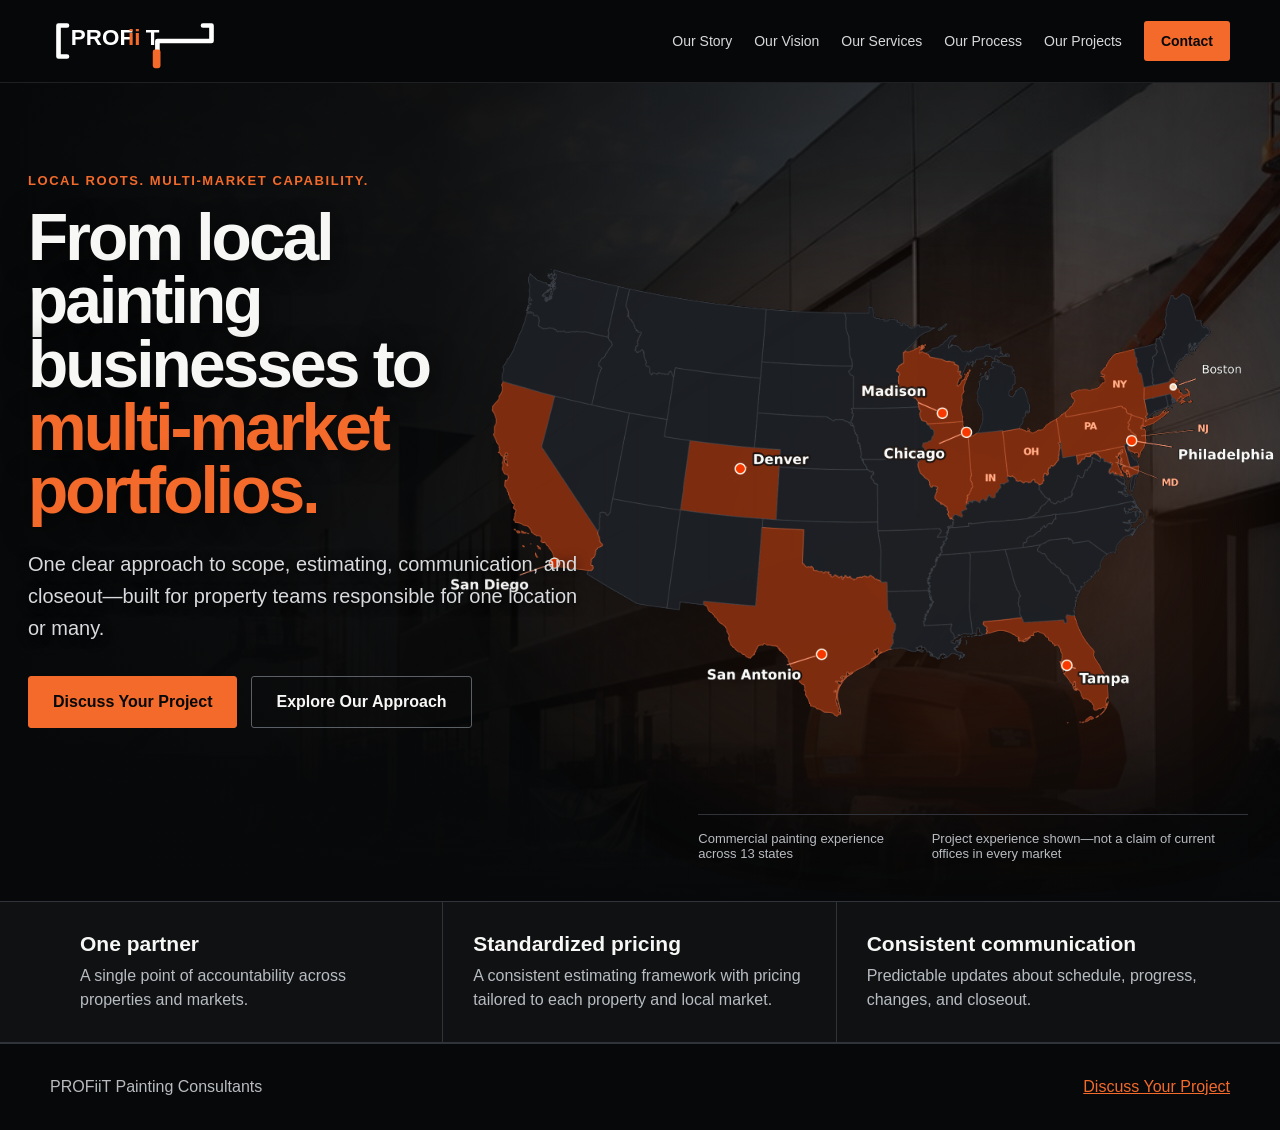
<file: index.html>
<!doctype html>
<html lang="en">
<head>
  <meta charset="utf-8">
  <meta name="viewport" content="width=device-width,initial-scale=1">
  <title>PROFiiT Painting Consultants | Multi-Market Commercial Painting</title>
  <meta name="description" content="Commercial painting planning and execution for individual properties and multi-market portfolios.">
  <link rel="icon" href="assets/favicon.svg" type="image/svg+xml" sizes="any">
  <link rel="stylesheet" href="styles.css">
  <link rel="stylesheet" href="hero-impact.css">
</head>
<body>
  <header class="site-header">
    <nav class="wrap nav" aria-label="Primary navigation">
      <a class="brand" href="index.html" aria-label="PROFiiT home"><img src="assets/profiit-logo.svg" alt="PROFiiT Painting"></a>
      <div class="nav-links"><a href="story.html">Our Story</a><a href="vision.html">Our Vision</a><a href="services.html">Our Services</a><a href="process.html">Our Process</a><a href="projects.html">Our Projects</a><a class="nav-cta" href="contact.html">Contact</a></div>
    </nav>
  </header>
  <main>
    <section class="hero">
      <div class="wrap hero-grid">
        <div>
          <p class="eyebrow">Local roots. Multi-market capability.</p>
          <h1>From local painting businesses to <span>multi-market portfolios.</span></h1>
          <p class="lede">One clear approach to scope, estimating, communication, and closeout—built for property teams responsible for one location or many.</p>
          <div class="actions"><a class="btn primary" href="contact.html">Discuss Your Project</a><a class="btn" href="vision.html">Explore Our Approach</a></div>
        </div>
        <figure class="map-frame">
          <img src="assets/profiit-us-map-cutout.png" alt="Map showing PROFiiT commercial painting project experience across 13 states, with busiest project markets highlighted">
          <figcaption class="map-caption"><span>Commercial painting experience across 13 states</span><span>Project experience shown—not a claim of current offices in every market</span></figcaption>
        </figure>
      </div>
    </section>
    <section class="impact-strip"><div class="wrap impact-grid"><div class="impact"><strong>One partner</strong><span>A single point of accountability across properties and markets.</span></div><div class="impact"><strong>Standardized pricing</strong><span>A consistent estimating framework with pricing tailored to each property and local market.</span></div><div class="impact"><strong>Consistent communication</strong><span>Predictable updates about schedule, progress, changes, and closeout.</span></div></div></section>
  </main>
  <footer class="footer"><div class="wrap footer-inner"><span>PROFiiT Painting Consultants</span><a href="contact.html">Discuss Your Project</a></div></footer>
</body>
</html>
</file>
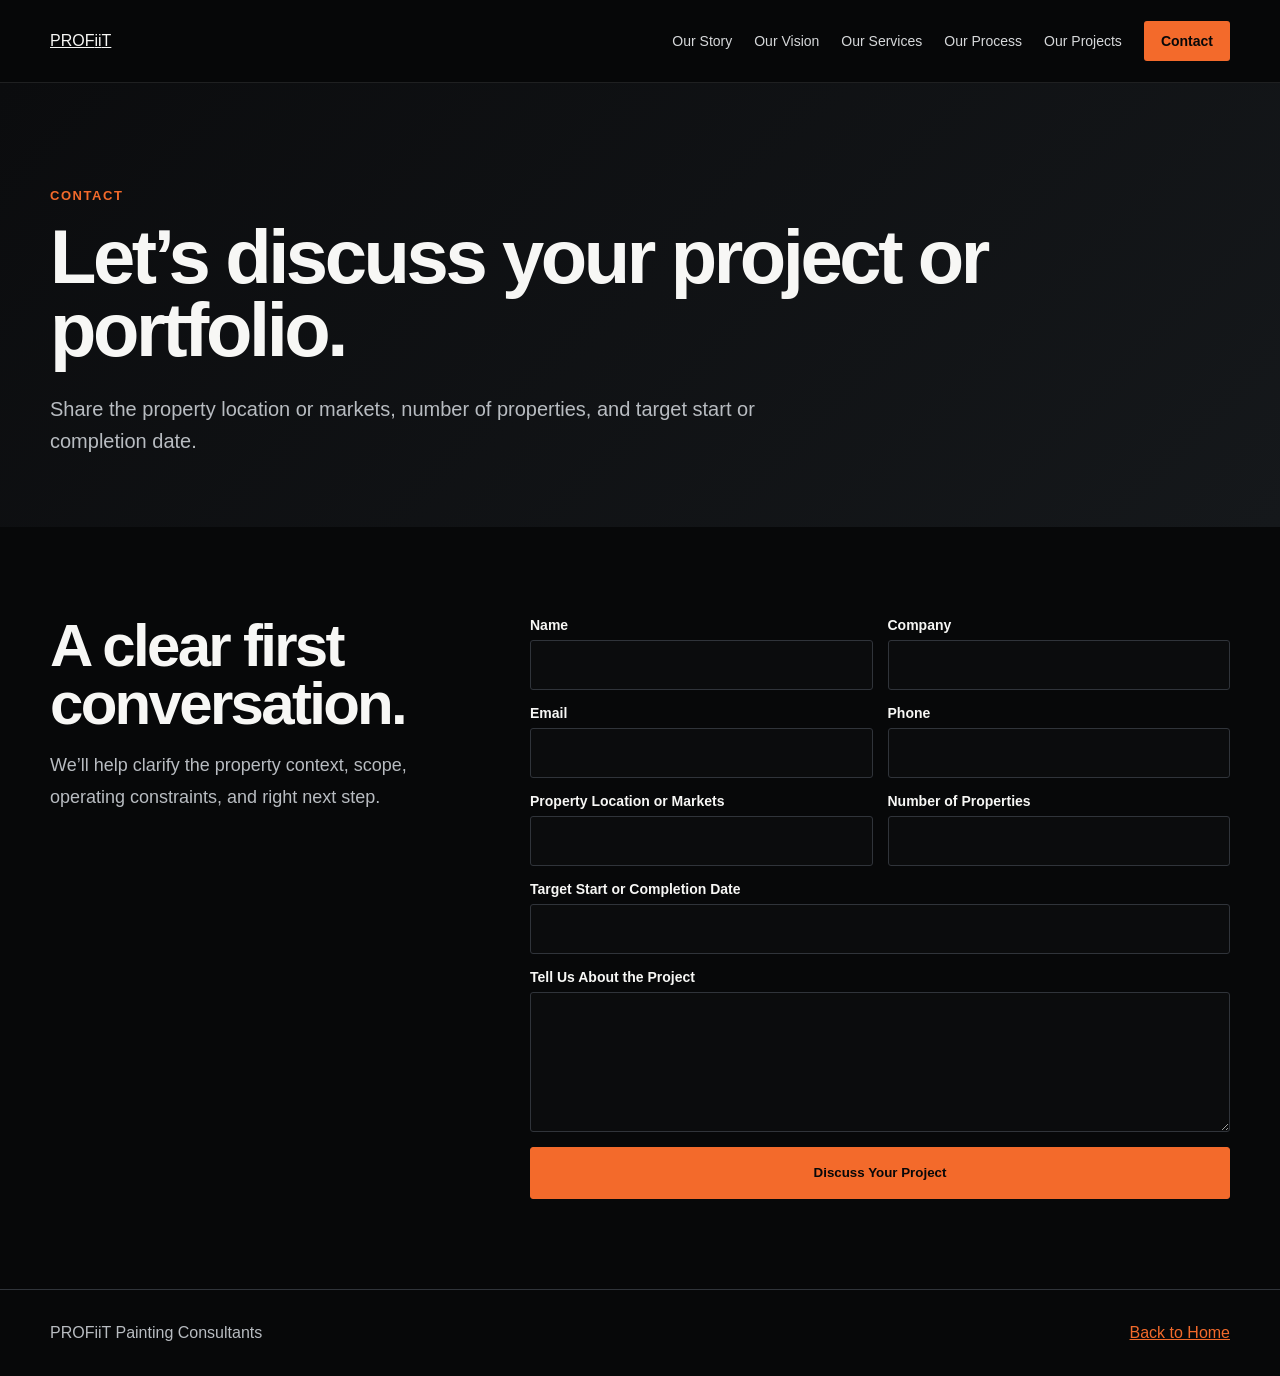
<file: contact.html>
<!doctype html><html lang="en"><head><meta charset="utf-8"><meta name="viewport" content="width=device-width,initial-scale=1"><title>Contact | PROFiiT Painting</title><link rel="stylesheet" href="styles.css"></head><body><header class="site-header"><nav class="wrap nav"><a class="brand text-logo" href="index.html">PROF<span>ii</span>T</a><div class="nav-links"><a href="story.html">Our Story</a><a href="vision.html">Our Vision</a><a href="services.html">Our Services</a><a href="process.html">Our Process</a><a href="projects.html">Our Projects</a><a class="nav-cta" href="contact.html">Contact</a></div></nav></header><main><section class="page-hero"><div class="wrap"><p class="eyebrow">Contact</p><h1>Let’s discuss your project or portfolio.</h1><p class="lede">Share the property location or markets, number of properties, and target start or completion date.</p></div></section><section class="section"><div class="wrap contact-grid"><div class="copy"><h2>A clear first conversation.</h2><p>We’ll help clarify the property context, scope, operating constraints, and right next step.</p></div><form class="form" action="https://formspree.io/f/meeblynv" method="POST"><input type="hidden" name="_subject" value="New PROFiiT Painting Consultation Request"><div class="row"><div class="field"><label for="name">Name</label><input id="name" name="name" required></div><div class="field"><label for="company">Company</label><input id="company" name="company" required></div></div><div class="row"><div class="field"><label for="email">Email</label><input id="email" name="email" type="email" required></div><div class="field"><label for="phone">Phone</label><input id="phone" name="phone" type="tel" required></div></div><div class="row"><div class="field"><label for="location">Property Location or Markets</label><input id="location" name="location" required></div><div class="field"><label for="count">Number of Properties</label><input id="count" name="property-count"></div></div><div class="field"><label for="timeline">Target Start or Completion Date</label><input id="timeline" name="timeline" required></div><div class="field"><label for="message">Tell Us About the Project</label><textarea id="message" name="message" required></textarea></div><button class="btn primary" type="submit">Discuss Your Project</button></form></div></section></main><footer class="footer"><div class="wrap footer-inner"><span>PROFiiT Painting Consultants</span><a href="index.html">Back to Home</a></div></footer></body></html>
</file>
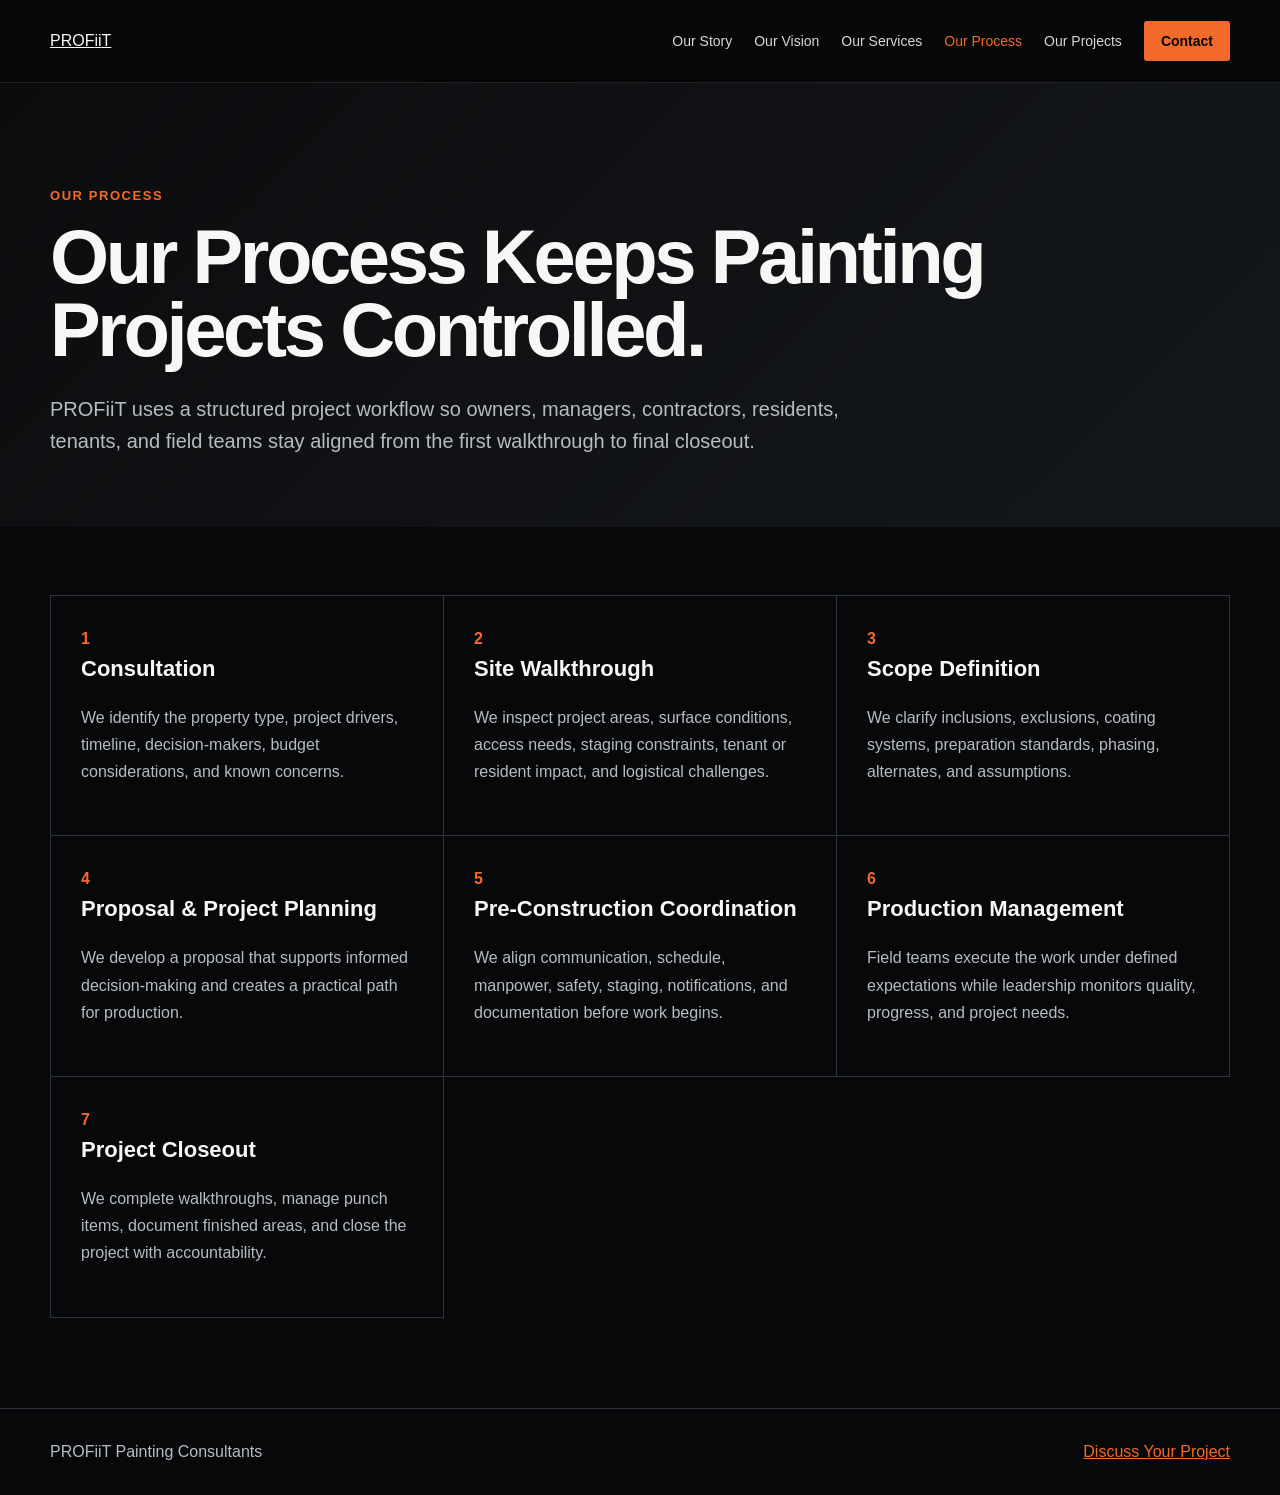
<file: process.html>
<!doctype html><html lang="en"><head><meta charset="utf-8"><meta name="viewport" content="width=device-width,initial-scale=1"><title>Our Process | PROFiiT Painting</title><meta name="description" content="The seven-step PROFiiT commercial painting process, from consultation and site walkthrough through production management and project closeout."><link rel="icon" href="assets/profiit-logo.svg" type="image/svg+xml"><link rel="stylesheet" href="styles.css"><link rel="stylesheet" href="process.css"></head><body><header class="site-header"><nav class="wrap nav" aria-label="Primary navigation"><a class="brand text-logo" href="index.html">PROF<span>ii</span>T</a><div class="nav-links"><a href="story.html">Our Story</a><a href="vision.html">Our Vision</a><a href="services.html">Our Services</a><a class="active" href="process.html">Our Process</a><a href="projects.html">Our Projects</a><a class="nav-cta" href="contact.html">Contact</a></div></nav></header><main><section class="page-hero"><div class="wrap"><p class="eyebrow">Our Process</p><h1>Our Process Keeps Painting Projects Controlled.</h1><p class="lede">PROFiiT uses a structured project workflow so owners, managers, contractors, residents, tenants, and field teams stay aligned from the first walkthrough to final closeout.</p></div></section><section class="section process-section"><div class="wrap process process-seven"><article class="step"><b>1</b><h3>Consultation</h3><p>We identify the property type, project drivers, timeline, decision-makers, budget considerations, and known concerns.</p></article><article class="step"><b>2</b><h3>Site Walkthrough</h3><p>We inspect project areas, surface conditions, access needs, staging constraints, tenant or resident impact, and logistical challenges.</p></article><article class="step"><b>3</b><h3>Scope Definition</h3><p>We clarify inclusions, exclusions, coating systems, preparation standards, phasing, alternates, and assumptions.</p></article><article class="step"><b>4</b><h3>Proposal &amp; Project Planning</h3><p>We develop a proposal that supports informed decision-making and creates a practical path for production.</p></article><article class="step"><b>5</b><h3>Pre-Construction Coordination</h3><p>We align communication, schedule, manpower, safety, staging, notifications, and documentation before work begins.</p></article><article class="step"><b>6</b><h3>Production Management</h3><p>Field teams execute the work under defined expectations while leadership monitors quality, progress, and project needs.</p></article><article class="step"><b>7</b><h3>Project Closeout</h3><p>We complete walkthroughs, manage punch items, document finished areas, and close the project with accountability.</p></article></div></section></main><footer class="footer"><div class="wrap footer-inner"><span>PROFiiT Painting Consultants</span><a href="contact.html">Discuss Your Project</a></div></footer></body></html>
</file>
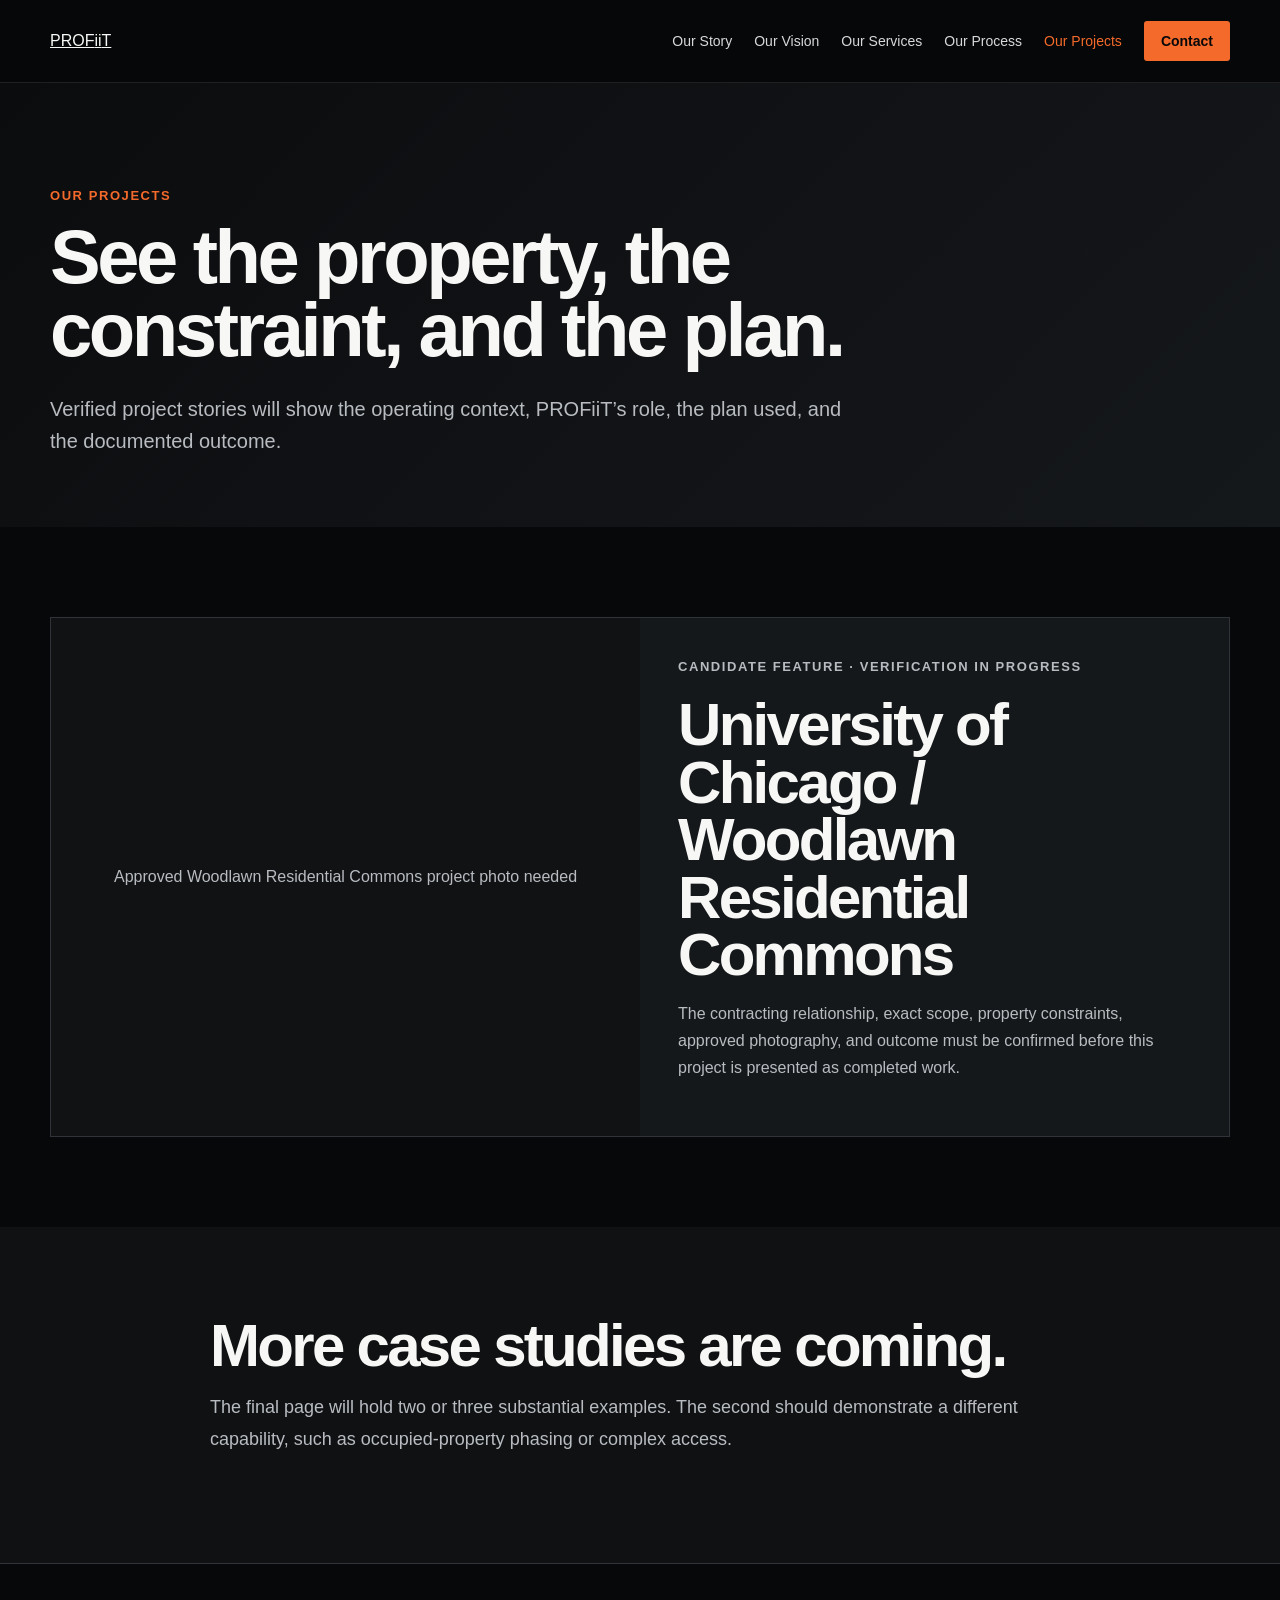
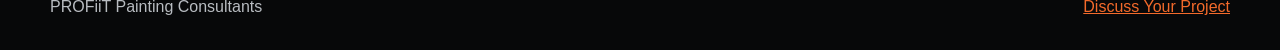
<file: projects.html>
<!doctype html><html lang="en"><head><meta charset="utf-8"><meta name="viewport" content="width=device-width,initial-scale=1"><title>Our Projects | PROFiiT Painting</title><link rel="stylesheet" href="styles.css"></head><body><header class="site-header"><nav class="wrap nav"><a class="brand text-logo" href="index.html">PROF<span>ii</span>T</a><div class="nav-links"><a href="story.html">Our Story</a><a href="vision.html">Our Vision</a><a href="services.html">Our Services</a><a href="process.html">Our Process</a><a class="active" href="projects.html">Our Projects</a><a class="nav-cta" href="contact.html">Contact</a></div></nav></header><main><section class="page-hero"><div class="wrap"><p class="eyebrow">Our Projects</p><h1>See the property, the constraint, and the plan.</h1><p class="lede">Verified project stories will show the operating context, PROFiiT’s role, the plan used, and the documented outcome.</p></div></section><section class="section"><div class="wrap project"><div class="project-media">Approved Woodlawn Residential Commons project photo needed</div><div class="project-copy"><p class="eyebrow">Candidate feature · verification in progress</p><h2>University of Chicago / Woodlawn Residential Commons</h2><p>The contracting relationship, exact scope, property constraints, approved photography, and outcome must be confirmed before this project is presented as completed work.</p></div></div></section><section class="section alt"><div class="wrap copy"><h2>More case studies are coming.</h2><p>The final page will hold two or three substantial examples. The second should demonstrate a different capability, such as occupied-property phasing or complex access.</p></div></section></main><footer class="footer"><div class="wrap footer-inner"><span>PROFiiT Painting Consultants</span><a href="contact.html">Discuss Your Project</a></div></footer></body></html>
</file>
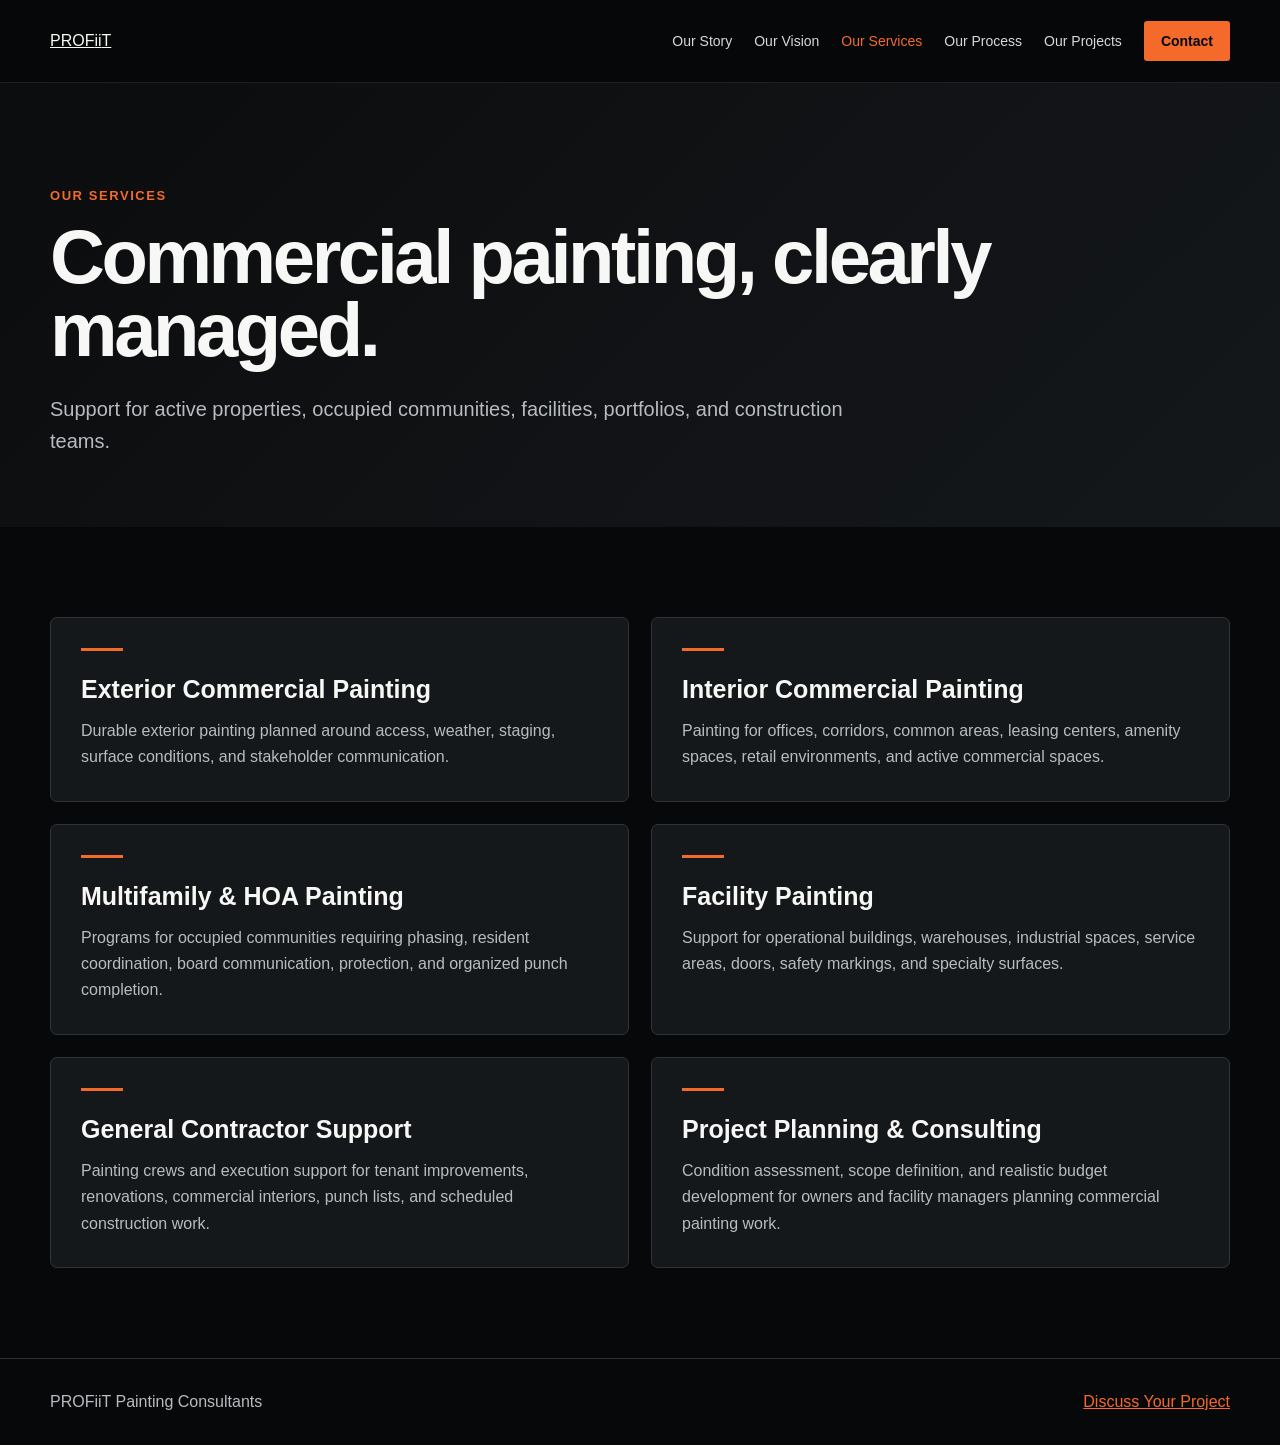
<file: services.html>
<!doctype html><html lang="en"><head><meta charset="utf-8"><meta name="viewport" content="width=device-width,initial-scale=1"><title>Services | PROFiiT Painting</title><link rel="stylesheet" href="styles.css"></head><body><header class="site-header"><nav class="wrap nav"><a class="brand text-logo" href="index.html">PROF<span>ii</span>T</a><div class="nav-links"><a href="story.html">Our Story</a><a href="vision.html">Our Vision</a><a class="active" href="services.html">Our Services</a><a href="process.html">Our Process</a><a href="projects.html">Our Projects</a><a class="nav-cta" href="contact.html">Contact</a></div></nav></header><main><section class="page-hero"><div class="wrap"><p class="eyebrow">Our Services</p><h1>Commercial painting, clearly managed.</h1><p class="lede">Support for active properties, occupied communities, facilities, portfolios, and construction teams.</p></div></section><section class="section"><div class="wrap grid-2"><article class="card"><h3>Exterior Commercial Painting</h3><p>Durable exterior painting planned around access, weather, staging, surface conditions, and stakeholder communication.</p></article><article class="card"><h3>Interior Commercial Painting</h3><p>Painting for offices, corridors, common areas, leasing centers, amenity spaces, retail environments, and active commercial spaces.</p></article><article class="card"><h3>Multifamily &amp; HOA Painting</h3><p>Programs for occupied communities requiring phasing, resident coordination, board communication, protection, and organized punch completion.</p></article><article class="card"><h3>Facility Painting</h3><p>Support for operational buildings, warehouses, industrial spaces, service areas, doors, safety markings, and specialty surfaces.</p></article><article class="card"><h3>General Contractor Support</h3><p>Painting crews and execution support for tenant improvements, renovations, commercial interiors, punch lists, and scheduled construction work.</p></article><article class="card"><h3>Project Planning &amp; Consulting</h3><p>Condition assessment, scope definition, and realistic budget development for owners and facility managers planning commercial painting work.</p></article></div></section></main><footer class="footer"><div class="wrap footer-inner"><span>PROFiiT Painting Consultants</span><a href="contact.html">Discuss Your Project</a></div></footer></body></html>
</file>
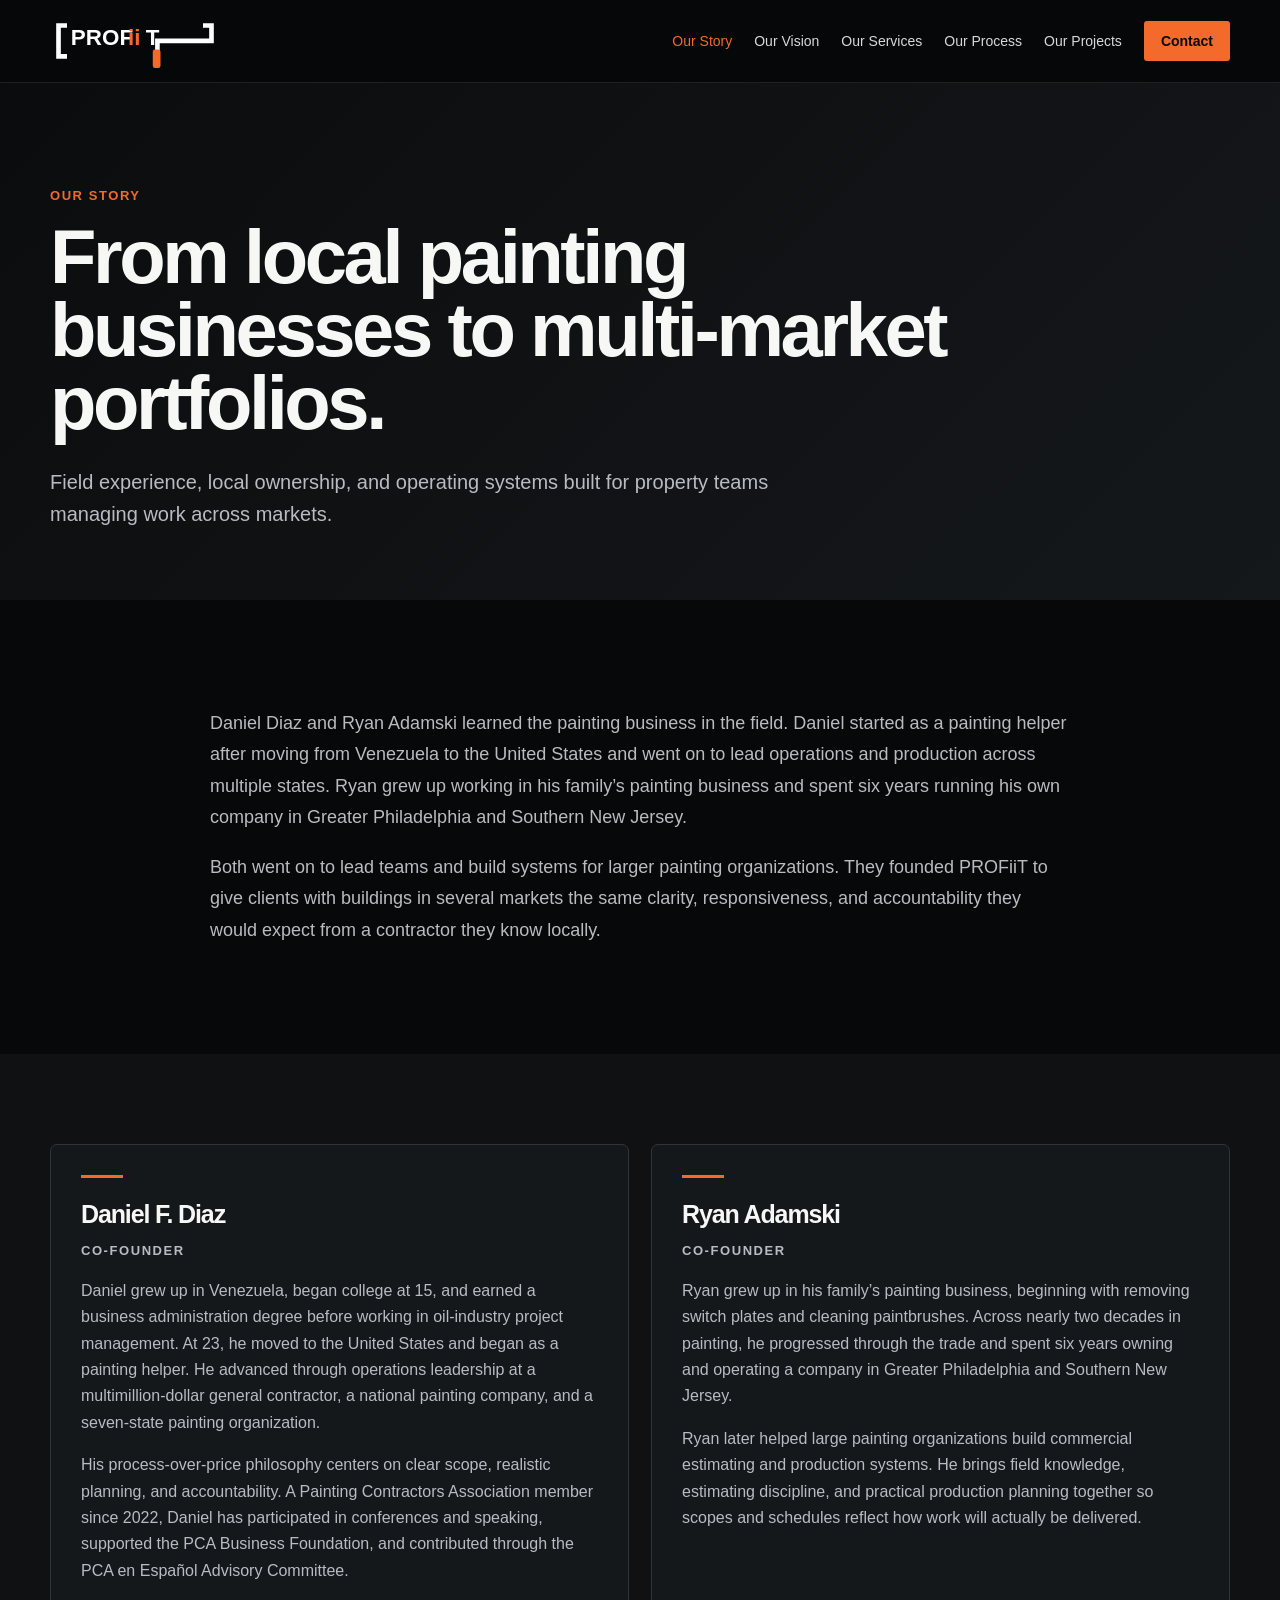
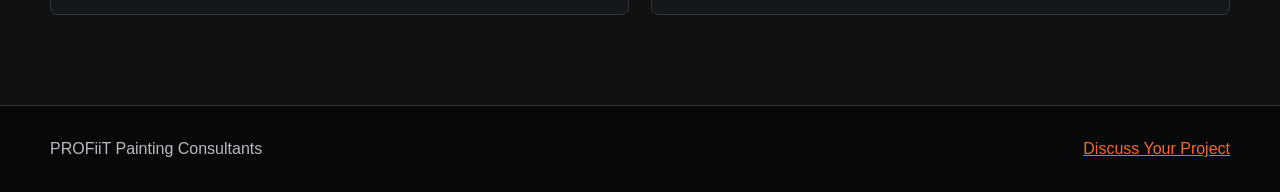
<file: story.html>
<!doctype html><html lang="en"><head><meta charset="utf-8"><meta name="viewport" content="width=device-width,initial-scale=1"><title>Our Story | PROFiiT Painting</title><link rel="stylesheet" href="styles.css"></head><body><header class="site-header"><nav class="wrap nav"><a class="brand" href="index.html" aria-label="PROFiiT home"><svg viewBox="0 0 220 80" aria-hidden="true"><path d="M22 20H11v40h11M198 20h11v20h-70v13" fill="none" stroke="white" stroke-width="6"/><text x="27" y="45" fill="white" font-family="Arial" font-size="29" font-weight="900">PROF</text><text x="101" y="45" fill="#f36a2b" font-family="Arial" font-size="29" font-weight="900">ii</text><text x="124" y="45" fill="white" font-family="Arial" font-size="29" font-weight="900">T</text><rect x="133" y="51" width="10" height="24" rx="3" fill="#f36a2b"/></svg></a><div class="nav-links"><a class="active" href="story.html">Our Story</a><a href="vision.html">Our Vision</a><a href="services.html">Our Services</a><a href="process.html">Our Process</a><a href="projects.html">Our Projects</a><a class="nav-cta" href="contact.html">Contact</a></div></nav></header><main><section class="page-hero"><div class="wrap"><p class="eyebrow">Our Story</p><h1>From local painting businesses to multi-market portfolios.</h1><p class="lede">Field experience, local ownership, and operating systems built for property teams managing work across markets.</p></div></section><section class="section"><div class="wrap copy"><p>Daniel Diaz and Ryan Adamski learned the painting business in the field. Daniel started as a painting helper after moving from Venezuela to the United States and went on to lead operations and production across multiple states. Ryan grew up working in his family’s painting business and spent six years running his own company in Greater Philadelphia and Southern New Jersey.</p><p>Both went on to lead teams and build systems for larger painting organizations. They founded PROFiiT to give clients with buildings in several markets the same clarity, responsiveness, and accountability they would expect from a contractor they know locally.</p></div></section><section class="section alt"><div class="wrap grid-2"><article class="card"><h2>Daniel F. Diaz</h2><p class="eyebrow">Co-Founder</p><p>Daniel grew up in Venezuela, began college at 15, and earned a business administration degree before working in oil-industry project management. At 23, he moved to the United States and began as a painting helper. He advanced through operations leadership at a multimillion-dollar general contractor, a national painting company, and a seven-state painting organization.</p><p>His process-over-price philosophy centers on clear scope, realistic planning, and accountability. A Painting Contractors Association member since 2022, Daniel has participated in conferences and speaking, supported the PCA Business Foundation, and contributed through the PCA en Español Advisory Committee.</p></article><article class="card"><h2>Ryan Adamski</h2><p class="eyebrow">Co-Founder</p><p>Ryan grew up in his family’s painting business, beginning with removing switch plates and cleaning paintbrushes. Across nearly two decades in painting, he progressed through the trade and spent six years owning and operating a company in Greater Philadelphia and Southern New Jersey.</p><p>Ryan later helped large painting organizations build commercial estimating and production systems. He brings field knowledge, estimating discipline, and practical production planning together so scopes and schedules reflect how work will actually be delivered.</p></article></div></section></main><footer class="footer"><div class="wrap footer-inner"><span>PROFiiT Painting Consultants</span><a href="contact.html">Discuss Your Project</a></div></footer></body></html>
</file>
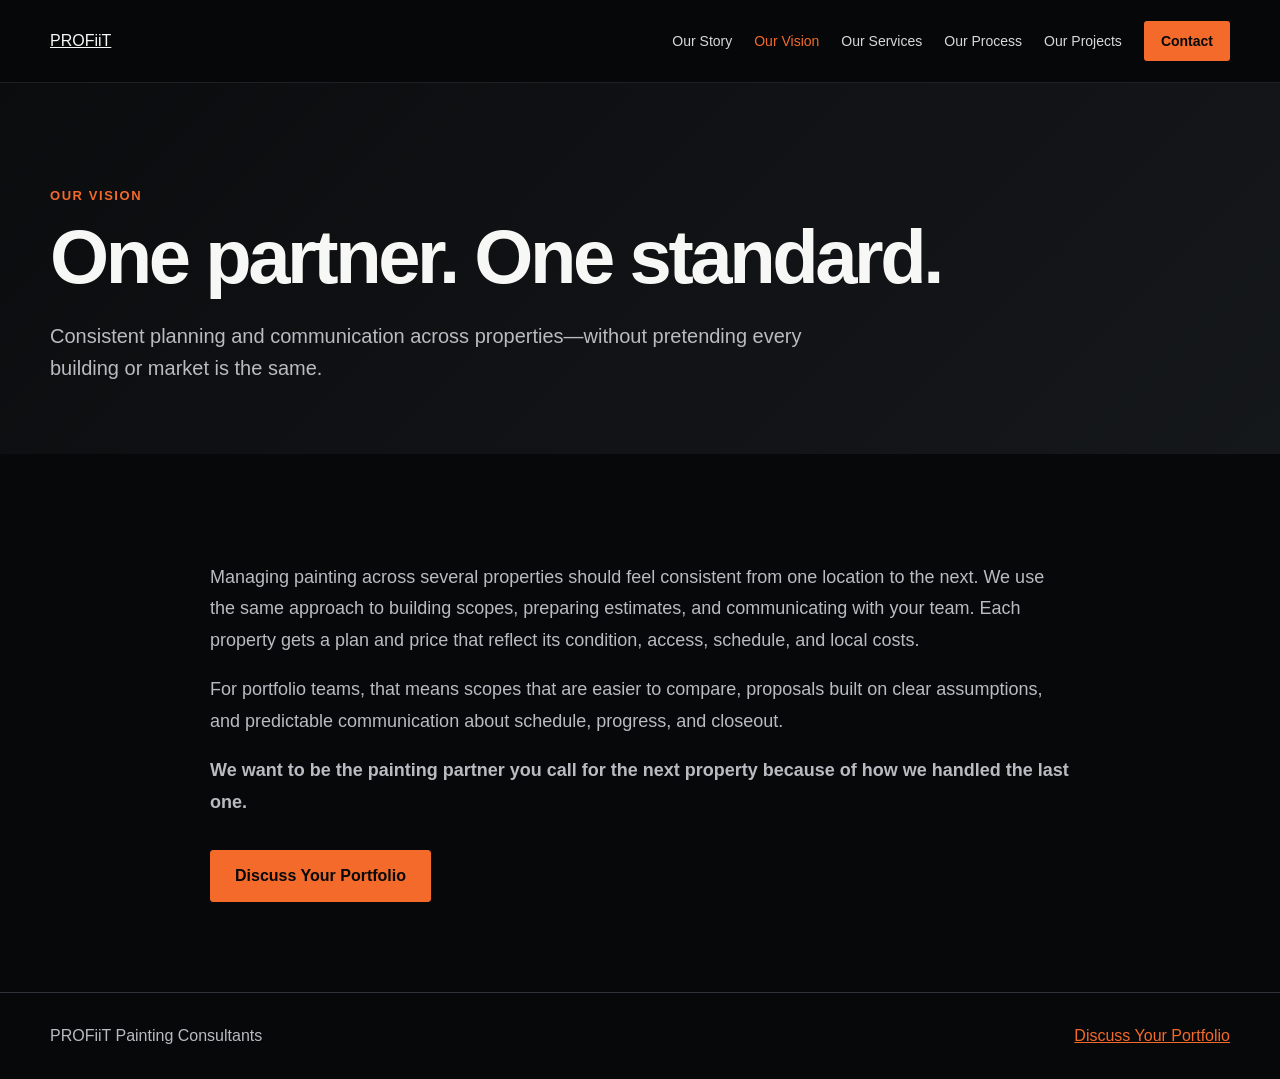
<file: vision.html>
<!doctype html><html lang="en"><head><meta charset="utf-8"><meta name="viewport" content="width=device-width,initial-scale=1"><title>Our Vision | PROFiiT Painting</title><link rel="stylesheet" href="styles.css"></head><body><header class="site-header"><nav class="wrap nav"><a class="brand" href="index.html">PROFiiT</a><div class="nav-links"><a href="story.html">Our Story</a><a class="active" href="vision.html">Our Vision</a><a href="services.html">Our Services</a><a href="process.html">Our Process</a><a href="projects.html">Our Projects</a><a class="nav-cta" href="contact.html">Contact</a></div></nav></header><main><section class="page-hero"><div class="wrap"><p class="eyebrow">Our Vision</p><h1>One partner. One standard.</h1><p class="lede">Consistent planning and communication across properties—without pretending every building or market is the same.</p></div></section><section class="section"><div class="wrap copy"><p>Managing painting across several properties should feel consistent from one location to the next. We use the same approach to building scopes, preparing estimates, and communicating with your team. Each property gets a plan and price that reflect its condition, access, schedule, and local costs.</p><p>For portfolio teams, that means scopes that are easier to compare, proposals built on clear assumptions, and predictable communication about schedule, progress, and closeout.</p><p><strong>We want to be the painting partner you call for the next property because of how we handled the last one.</strong></p><div class="actions"><a class="btn primary" href="contact.html">Discuss Your Portfolio</a></div></div></section></main><footer class="footer"><div class="wrap footer-inner"><span>PROFiiT Painting Consultants</span><a href="contact.html">Discuss Your Portfolio</a></div></footer></body></html>
</file>
<file: styles.css>
:root{--black:#070809;--ink:#0f1113;--panel:#15181b;--orange:#f36a2b;--white:#f7f7f5;--muted:#b8bcc1;--line:#30343a;--max:1180px}*{box-sizing:border-box}html{scroll-behavior:smooth}body{margin:0;background:var(--black);color:var(--white);font-family:Arial,Helvetica,sans-serif}a{color:inherit}img{display:block;max-width:100%}.wrap{width:min(var(--max),calc(100% - 48px));margin:auto}.site-header{position:sticky;top:0;z-index:20;background:rgba(7,8,9,.96);border-bottom:1px solid rgba(255,255,255,.1);backdrop-filter:blur(12px)}.nav{min-height:82px;display:flex;align-items:center;justify-content:space-between;gap:28px}.brand{width:170px;height:62px;display:flex;align-items:center}.brand svg{width:100%;height:auto}.nav-links{display:flex;align-items:center;gap:22px;font-size:14px}.nav-links a{text-decoration:none;color:#d6d8da}.nav-links a:hover,.nav-links a.active{color:var(--orange)}.nav-cta{padding:12px 17px;background:var(--orange);color:var(--black)!important;border-radius:3px;font-weight:900}.hero{min-height:calc(100vh - 82px);display:grid;align-items:center;background:radial-gradient(circle at 75% 20%,rgba(243,106,43,.12),transparent 34%),var(--black);overflow:hidden}.hero-grid{display:grid;grid-template-columns:.85fr 1.15fr;gap:40px;align-items:center;padding:70px 0}.eyebrow{margin:0 0 18px;color:var(--orange);font-size:13px;font-weight:900;letter-spacing:.12em;text-transform:uppercase}.hero h1,.page-hero h1,.section h2{margin:0;font-size:clamp(46px,6.5vw,86px);line-height:.96;letter-spacing:-.045em}.hero h1 span{color:var(--orange)}.lede{max-width:650px;margin:26px 0 0;color:var(--muted);font-size:20px;line-height:1.6}.actions{display:flex;flex-wrap:wrap;gap:14px;margin-top:32px}.btn{min-height:52px;display:inline-flex;align-items:center;justify-content:center;padding:0 24px;border:1px solid #5b6066;border-radius:3px;text-decoration:none;font-weight:900}.btn.primary{background:var(--orange);border-color:var(--orange);color:var(--black)}.map-frame{position:relative}.map-frame img{width:100%;filter:drop-shadow(0 28px 50px rgba(0,0,0,.35))}.map-caption{display:flex;justify-content:space-between;gap:18px;margin-top:18px;padding-top:18px;border-top:1px solid var(--line);color:var(--muted);font-size:14px}.impact-strip{border-top:1px solid var(--line);border-bottom:1px solid var(--line);background:var(--ink)}.impact-grid{display:grid;grid-template-columns:repeat(3,1fr)}.impact{padding:30px;border-right:1px solid var(--line)}.impact:last-child{border-right:0}.impact strong{display:block;margin-bottom:8px;font-size:21px}.impact span{color:var(--muted);line-height:1.5}.page-hero{padding:105px 0 70px;background:linear-gradient(135deg,#0b0c0e,#15181b)}.page-hero h1{max-width:980px;font-size:clamp(42px,6vw,76px)}.page-hero .lede{max-width:800px}.section{padding:90px 0}.section.alt{background:var(--ink)}.section h2{font-size:clamp(36px,5vw,60px)}.copy{max-width:860px}.copy p{color:var(--muted);font-size:18px;line-height:1.75}.grid-2{display:grid;grid-template-columns:repeat(2,minmax(0,1fr));gap:22px}.card{padding:30px;background:var(--panel);border:1px solid var(--line);border-radius:7px}.card:before{content:"";display:block;width:42px;height:3px;margin-bottom:24px;background:var(--orange)}.card h2,.card h3{margin:0 0 14px;font-size:25px}.card p{margin:0;color:var(--muted);line-height:1.65}.card p+p{margin-top:16px}.process{display:grid;grid-template-columns:repeat(4,minmax(0,1fr));border-top:1px solid var(--line);border-left:1px solid var(--line)}.step{padding:28px;border-right:1px solid var(--line);border-bottom:1px solid var(--line)}.step b{color:var(--orange)}.step h3{font-size:22px}.step p{color:var(--muted);line-height:1.6}.project{display:grid;grid-template-columns:1fr 1fr;background:var(--panel);border:1px solid var(--line)}.project-media{min-height:390px;display:grid;place-items:center;background:#101214;color:var(--muted);text-align:center}.project-copy{padding:38px}.project-copy p{color:var(--muted);line-height:1.7}.contact-grid{display:grid;grid-template-columns:.75fr 1.25fr;gap:60px}.form{display:grid;gap:15px}.row{display:grid;grid-template-columns:1fr 1fr;gap:15px}.field{display:grid;gap:7px}.field label{font-size:14px;font-weight:800}.field input,.field select,.field textarea{width:100%;min-height:50px;padding:13px 14px;background:#0b0c0d;color:var(--white);border:1px solid var(--line);border-radius:3px;font:inherit}.field textarea{min-height:140px}.footer{padding:34px 0;border-top:1px solid var(--line);color:var(--muted)}.footer-inner{display:flex;justify-content:space-between;gap:20px}.footer a{color:var(--orange)}
@media(max-width:950px){.nav-links a:not(.nav-cta){display:none}.hero{min-height:auto}.hero-grid,.contact-grid,.project{grid-template-columns:1fr}.hero-grid{padding:55px 0}.map-frame{margin-top:10px}.impact-grid{grid-template-columns:1fr}.impact{border-right:0;border-bottom:1px solid var(--line)}.process{grid-template-columns:1fr 1fr}}
@media(max-width:650px){.wrap{width:min(100% - 32px,var(--max))}.nav{min-height:72px}.brand{width:145px;height:55px}.hero h1,.page-hero h1{font-size:clamp(42px,13vw,60px)}.lede{font-size:18px}.actions .btn{width:100%}.grid-2,.row,.process{grid-template-columns:1fr}.page-hero,.section{padding:70px 0}.map-caption,.footer-inner{flex-direction:column}.project-media{min-height:260px}}
</file>
<file: hero-impact.css>
@media(min-width:951px){
  .hero{min-height:calc(100vh - 82px);position:relative;background:#070809;overflow:hidden;isolation:isolate}
  .hero:before{content:"";position:absolute;inset:0;background:url("assets/profiit-commercial-hero-v2.jpg") center bottom/cover no-repeat;filter:saturate(.78) contrast(1.08);opacity:.56;z-index:0;transform:scale(1.015)}
  .hero:after{content:"";position:absolute;inset:0;background:linear-gradient(90deg,#070809 0%,rgba(7,8,9,.9) 34%,rgba(7,8,9,.68) 52%,rgba(7,8,9,.3) 76%,rgba(7,8,9,.46) 100%),linear-gradient(180deg,rgba(7,8,9,.26),rgba(7,8,9,.09) 45%,#070809 100%);pointer-events:none;z-index:1}
  .hero-grid{width:min(1500px,calc(100% - 56px));min-height:calc(100vh - 82px);position:relative;display:block;padding:0}
  .hero-grid>div{position:relative;z-index:4;width:min(560px,45%);padding:clamp(70px,10vh,125px) 0 80px}
  .hero h1{font-size:clamp(52px,5.15vw,78px);text-shadow:0 4px 28px rgba(0,0,0,.7)}
  .hero .lede{max-width:560px;color:#d8dade;text-shadow:0 2px 12px rgba(0,0,0,.85)}
  .map-frame{position:absolute;z-index:2;top:4%;right:-1%;bottom:4%;width:68%;margin:0;display:flex;flex-direction:column;justify-content:center}
  .map-frame:before{content:"";position:absolute;z-index:-1;inset:12% 4% 8% 10%;background:radial-gradient(ellipse at 62% 55%,rgba(243,106,43,.28),rgba(243,106,43,.09) 36%,transparent 70%);filter:blur(34px);transform:scale(1.1)}
  .map-frame:after{display:none}
  .map-frame img{position:relative;z-index:1;width:100%;transform:scale(1.05);transform-origin:center;filter:saturate(1.2) contrast(1.12) brightness(1.06) drop-shadow(0 35px 75px rgba(0,0,0,.58));opacity:.97}
  .map-caption{position:absolute;right:2%;bottom:1%;width:66%;margin:0;padding:16px 0 0;background:linear-gradient(90deg,transparent,rgba(7,8,9,.8));font-size:13px;z-index:3}
}
@media(max-width:950px){
  .hero{position:relative;overflow:hidden;isolation:isolate}
  .hero:before{content:"";position:absolute;inset:0;background:url("assets/profiit-commercial-hero-v2.jpg") center/cover no-repeat;filter:saturate(.76) contrast(1.08);opacity:.3;z-index:0}
  .hero:after{content:"";position:absolute;inset:0;background:linear-gradient(180deg,rgba(7,8,9,.72),rgba(7,8,9,.38) 46%,#070809 100%);z-index:1}
  .hero-grid{display:flex;flex-direction:column}
  .hero-grid>div{width:100%;position:relative;z-index:3}
  .map-frame{width:calc(100% + 44px);margin-left:-22px;position:relative;z-index:2}
  .map-frame:before{content:"";position:absolute;z-index:-1;inset:18% 6%;background:radial-gradient(ellipse,rgba(243,106,43,.22),transparent 70%);filter:blur(24px)}
  .map-frame:after{display:none}
  .map-frame img{position:relative;z-index:1;width:100%;transform:scale(1.05);filter:saturate(1.12) contrast(1.04)}
  .map-caption{position:relative;z-index:3}
}
</file>
<file: process.css>
.process-section{padding-top:68px}
.process-seven{grid-template-columns:repeat(3,minmax(0,1fr))}
.process-seven .step{min-height:235px;padding:34px 30px}
.process-seven .step h3{margin-top:8px}
.process-seven .step p{line-height:1.7}
@media(max-width:950px){.process-seven{grid-template-columns:repeat(2,minmax(0,1fr))}}
@media(max-width:650px){.process-section{padding-top:36px}.process-seven{grid-template-columns:1fr}.process-seven .step{min-height:auto}}
</file>
